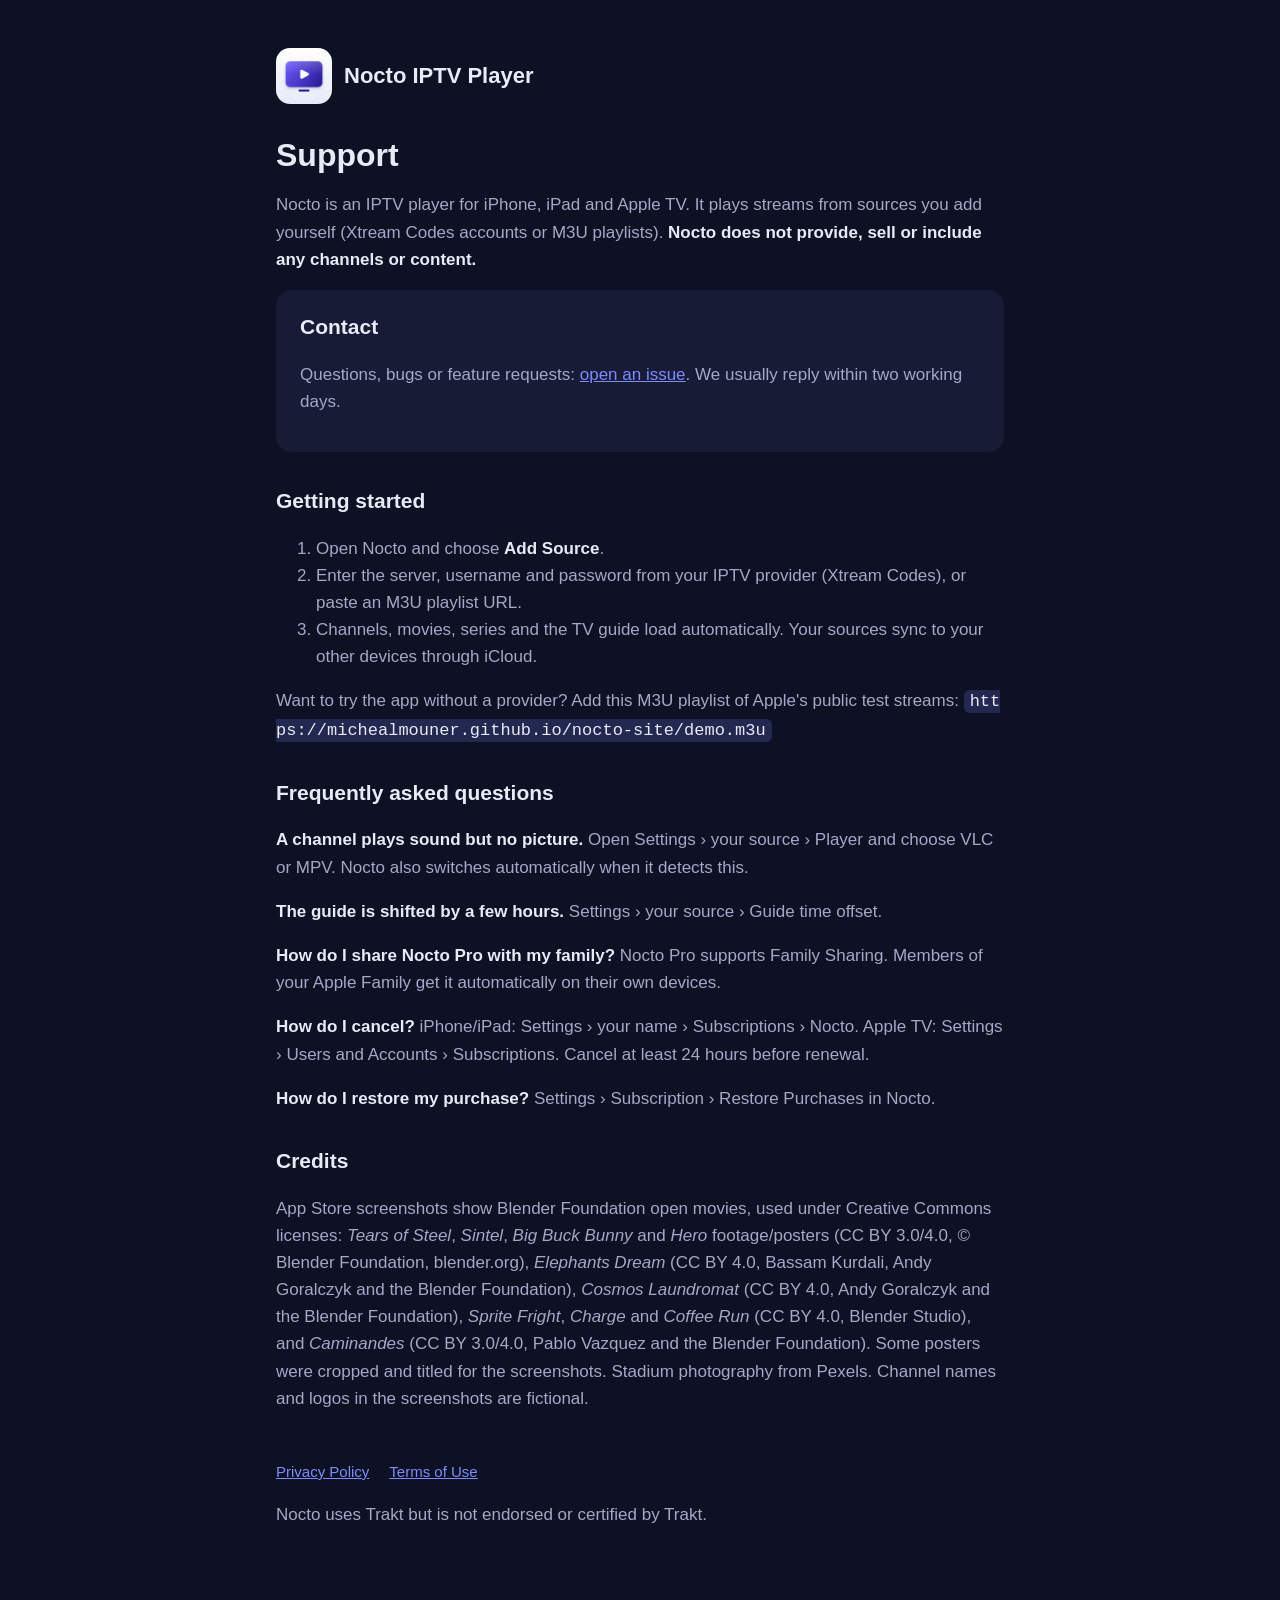
<file: index.html>
<!doctype html>
<html lang="en">
<head>
<meta charset="utf-8">
<meta name="viewport" content="width=device-width, initial-scale=1">
<title>Nocto IPTV Player – Support</title>
<link rel="stylesheet" href="style.css">
</head>
<body>
<main>
  <header><img src="icon.png" alt=""><a href="./">Nocto IPTV Player</a></header>
  <h1>Support</h1>
  <p>Nocto is an IPTV player for iPhone, iPad and Apple TV. It plays streams from sources you add yourself (Xtream Codes accounts or M3U playlists). <strong>Nocto does not provide, sell or include any channels or content.</strong></p>

  <div class="card">
    <h2 style="margin-top:0">Contact</h2>
    <p>Questions, bugs or feature requests: <a id="contact" href="https://github.com/michealmouner/nocto-site/issues">open an issue</a>. We usually reply within two working days.</p>
  </div>

  <h2>Getting started</h2>
  <ol>
    <li>Open Nocto and choose <strong>Add Source</strong>.</li>
    <li>Enter the server, username and password from your IPTV provider (Xtream Codes), or paste an M3U playlist URL.</li>
    <li>Channels, movies, series and the TV guide load automatically. Your sources sync to your other devices through iCloud.</li>
  </ol>
  <p>Want to try the app without a provider? Add this M3U playlist of Apple's public test streams: <code>https://michealmouner.github.io/nocto-site/demo.m3u</code></p>

  <h2>Frequently asked questions</h2>
  <p><strong>A channel plays sound but no picture.</strong> Open Settings › your source › Player and choose VLC or MPV. Nocto also switches automatically when it detects this.</p>
  <p><strong>The guide is shifted by a few hours.</strong> Settings › your source › Guide time offset.</p>
  <p><strong>How do I share Nocto Pro with my family?</strong> Nocto Pro supports Family Sharing. Members of your Apple Family get it automatically on their own devices.</p>
  <p><strong>How do I cancel?</strong> iPhone/iPad: Settings › your name › Subscriptions › Nocto. Apple TV: Settings › Users and Accounts › Subscriptions. Cancel at least 24 hours before renewal.</p>
  <p><strong>How do I restore my purchase?</strong> Settings › Subscription › Restore Purchases in Nocto.</p>

  <h2>Credits</h2>
  <p>App Store screenshots show Blender Foundation open movies, used under Creative Commons licenses: <em>Tears of Steel</em>, <em>Sintel</em>, <em>Big Buck Bunny</em> and <em>Hero</em> footage/posters (CC BY 3.0/4.0, © Blender Foundation, blender.org), <em>Elephants Dream</em> (CC BY 4.0, Bassam Kurdali, Andy Goralczyk and the Blender Foundation), <em>Cosmos Laundromat</em> (CC BY 4.0, Andy Goralczyk and the Blender Foundation), <em>Sprite Fright</em>, <em>Charge</em> and <em>Coffee Run</em> (CC BY 4.0, Blender Studio), and <em>Caminandes</em> (CC BY 3.0/4.0, Pablo Vazquez and the Blender Foundation). Some posters were cropped and titled for the screenshots. Stadium photography from Pexels. Channel names and logos in the screenshots are fictional.</p>

  <nav><a href="privacy.html">Privacy Policy</a><a href="terms.html">Terms of Use</a></nav>
  <p class="notice">Nocto uses Trakt but is not endorsed or certified by Trakt.</p>
</main>
</body>
</html>
</file>
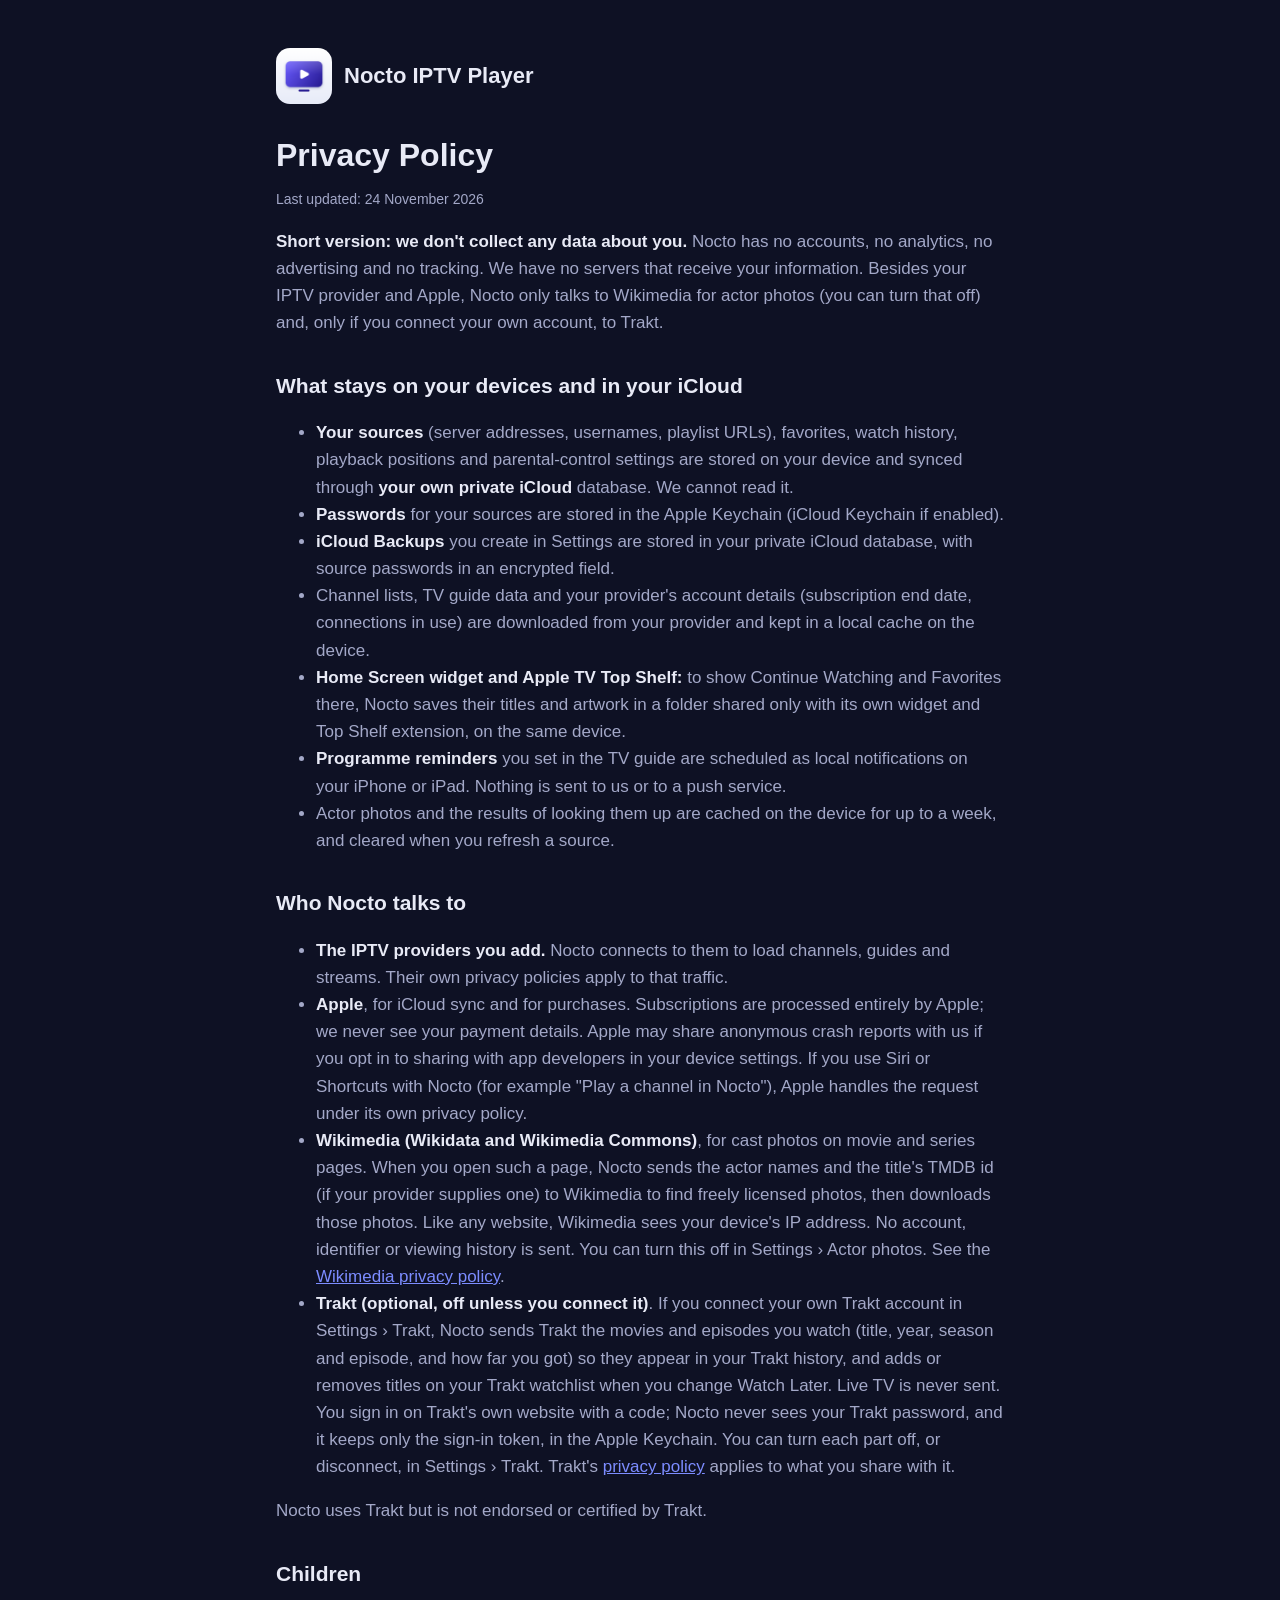
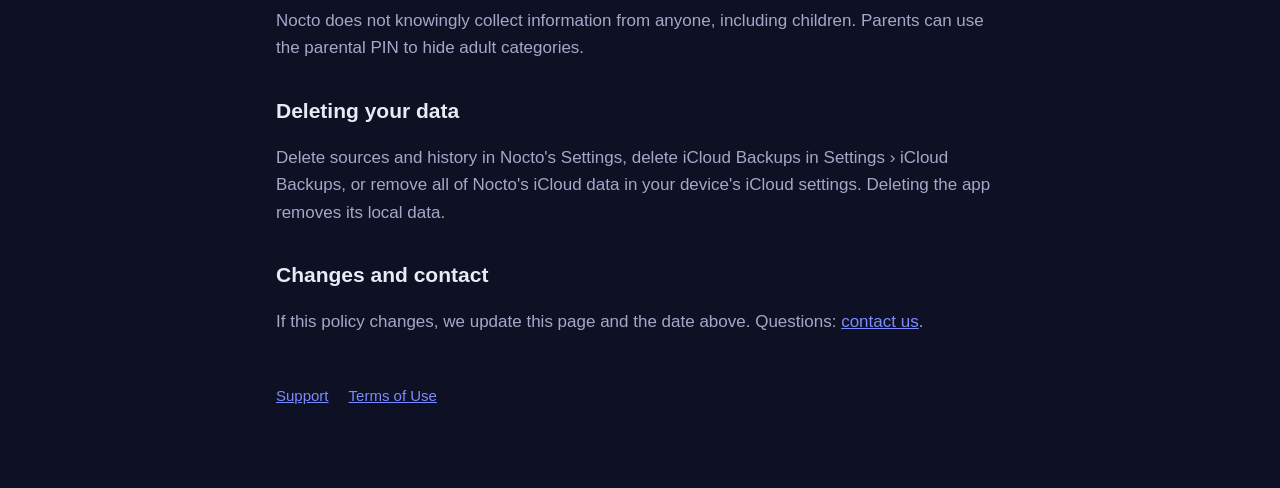
<file: privacy.html>
<!doctype html>
<html lang="en">
<head>
<meta charset="utf-8">
<meta name="viewport" content="width=device-width, initial-scale=1">
<title>Nocto – Privacy Policy</title>
<link rel="stylesheet" href="style.css">
</head>
<body>
<main>
  <header><img src="icon.png" alt=""><a href="./">Nocto IPTV Player</a></header>
  <h1>Privacy Policy</h1>
  <p class="updated">Last updated: 24 November 2026</p>

  <p><strong>Short version: we don't collect any data about you.</strong> Nocto has no accounts, no analytics, no advertising and no tracking. We have no servers that receive your information. Besides your IPTV provider and Apple, Nocto only talks to Wikimedia for actor photos (you can turn that off) and, only if you connect your own account, to Trakt.</p>

  <h2>What stays on your devices and in your iCloud</h2>
  <ul>
    <li><strong>Your sources</strong> (server addresses, usernames, playlist URLs), favorites, watch history, playback positions and parental-control settings are stored on your device and synced through <strong>your own private iCloud</strong> database. We cannot read it.</li>
    <li><strong>Passwords</strong> for your sources are stored in the Apple Keychain (iCloud Keychain if enabled).</li>
    <li><strong>iCloud Backups</strong> you create in Settings are stored in your private iCloud database, with source passwords in an encrypted field.</li>
    <li>Channel lists, TV guide data and your provider's account details (subscription end date, connections in use) are downloaded from your provider and kept in a local cache on the device.</li>
    <li><strong>Home Screen widget and Apple TV Top Shelf:</strong> to show Continue Watching and Favorites there, Nocto saves their titles and artwork in a folder shared only with its own widget and Top Shelf extension, on the same device.</li>
    <li><strong>Programme reminders</strong> you set in the TV guide are scheduled as local notifications on your iPhone or iPad. Nothing is sent to us or to a push service.</li>
    <li>Actor photos and the results of looking them up are cached on the device for up to a week, and cleared when you refresh a source.</li>
  </ul>

  <h2>Who Nocto talks to</h2>
  <ul>
    <li><strong>The IPTV providers you add.</strong> Nocto connects to them to load channels, guides and streams. Their own privacy policies apply to that traffic.</li>
    <li><strong>Apple</strong>, for iCloud sync and for purchases. Subscriptions are processed entirely by Apple; we never see your payment details. Apple may share anonymous crash reports with us if you opt in to sharing with app developers in your device settings. If you use Siri or Shortcuts with Nocto (for example "Play a channel in Nocto"), Apple handles the request under its own privacy policy.</li>
    <li><strong>Wikimedia (Wikidata and Wikimedia Commons)</strong>, for cast photos on movie and series pages. When you open such a page, Nocto sends the actor names and the title's TMDB id (if your provider supplies one) to Wikimedia to find freely licensed photos, then downloads those photos. Like any website, Wikimedia sees your device's IP address. No account, identifier or viewing history is sent. You can turn this off in Settings › Actor photos. See the <a href="https://foundation.wikimedia.org/wiki/Policy:Privacy_policy">Wikimedia privacy policy</a>.</li>
    <li id="trakt"><strong>Trakt (optional, off unless you connect it)</strong>. If you connect your own Trakt account in Settings › Trakt, Nocto sends Trakt the movies and episodes you watch (title, year, season and episode, and how far you got) so they appear in your Trakt history, and adds or removes titles on your Trakt watchlist when you change Watch Later. Live TV is never sent. You sign in on Trakt's own website with a code; Nocto never sees your Trakt password, and it keeps only the sign-in token, in the Apple Keychain. You can turn each part off, or disconnect, in Settings › Trakt. Trakt's <a href="https://trakt.tv/privacy">privacy policy</a> applies to what you share with it.</li>
  </ul>

  <p class="notice">Nocto uses Trakt but is not endorsed or certified by Trakt.</p>

  <h2>Children</h2>
  <p>Nocto does not knowingly collect information from anyone, including children. Parents can use the parental PIN to hide adult categories.</p>

  <h2>Deleting your data</h2>
  <p>Delete sources and history in Nocto's Settings, delete iCloud Backups in Settings › iCloud Backups, or remove all of Nocto's iCloud data in your device's iCloud settings. Deleting the app removes its local data.</p>

  <h2>Changes and contact</h2>
  <p>If this policy changes, we update this page and the date above. Questions: <a href="https://github.com/michealmouner/nocto-site/issues">contact us</a>.</p>

  <nav><a href="./">Support</a><a href="terms.html">Terms of Use</a></nav>
</main>
</body>
</html>
</file>
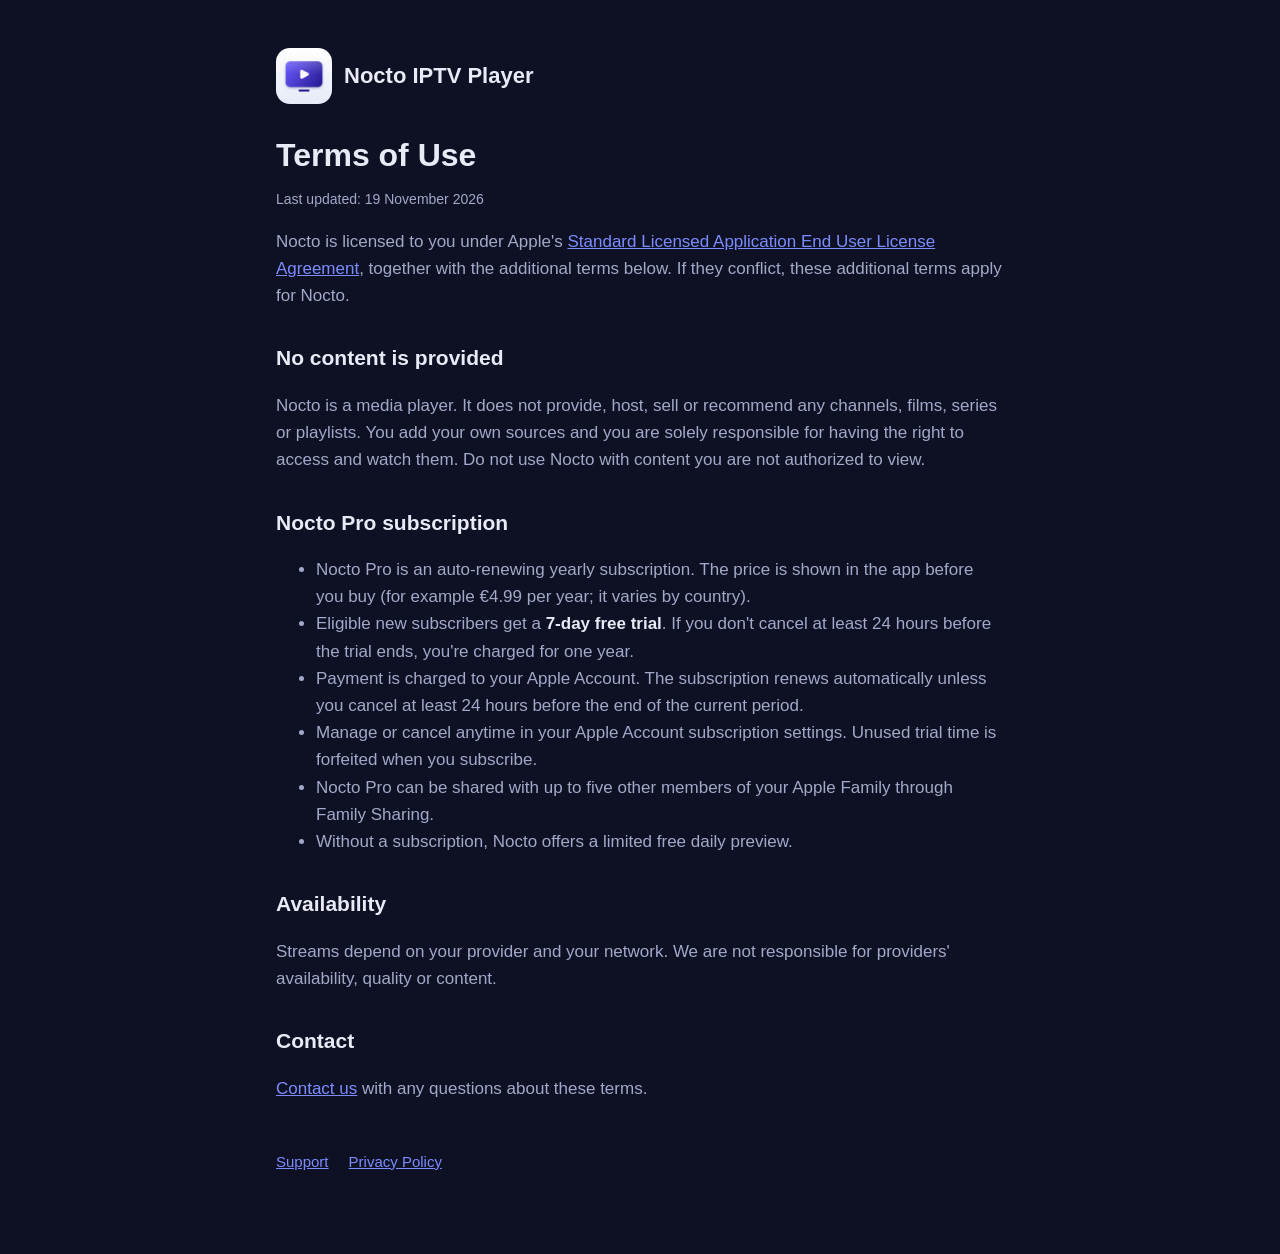
<file: terms.html>
<!doctype html>
<html lang="en">
<head>
<meta charset="utf-8">
<meta name="viewport" content="width=device-width, initial-scale=1">
<title>Nocto – Terms of Use</title>
<link rel="stylesheet" href="style.css">
</head>
<body>
<main>
  <header><img src="icon.png" alt=""><a href="./">Nocto IPTV Player</a></header>
  <h1>Terms of Use</h1>
  <p class="updated">Last updated: 19 November 2026</p>

  <p>Nocto is licensed to you under Apple's <a href="https://www.apple.com/legal/internet-services/itunes/dev/stdeula/">Standard Licensed Application End User License Agreement</a>, together with the additional terms below. If they conflict, these additional terms apply for Nocto.</p>

  <h2>No content is provided</h2>
  <p>Nocto is a media player. It does not provide, host, sell or recommend any channels, films, series or playlists. You add your own sources and you are solely responsible for having the right to access and watch them. Do not use Nocto with content you are not authorized to view.</p>

  <h2>Nocto Pro subscription</h2>
  <ul>
    <li>Nocto Pro is an auto-renewing yearly subscription. The price is shown in the app before you buy (for example €4.99 per year; it varies by country).</li>
    <li>Eligible new subscribers get a <strong>7-day free trial</strong>. If you don't cancel at least 24 hours before the trial ends, you're charged for one year.</li>
    <li>Payment is charged to your Apple Account. The subscription renews automatically unless you cancel at least 24 hours before the end of the current period.</li>
    <li>Manage or cancel anytime in your Apple Account subscription settings. Unused trial time is forfeited when you subscribe.</li>
    <li>Nocto Pro can be shared with up to five other members of your Apple Family through Family Sharing.</li>
    <li>Without a subscription, Nocto offers a limited free daily preview.</li>
  </ul>

  <h2>Availability</h2>
  <p>Streams depend on your provider and your network. We are not responsible for providers' availability, quality or content.</p>

  <h2>Contact</h2>
  <p><a href="https://github.com/michealmouner/nocto-site/issues">Contact us</a> with any questions about these terms.</p>

  <nav><a href="./">Support</a><a href="privacy.html">Privacy Policy</a></nav>
</main>
</body>
</html>
</file>
<file: style.css>
:root { --bg: #0e1124; --card: #171b36; --text: #e8eaf6; --muted: #a3a8c8; --accent: #7c8cff; }
* { box-sizing: border-box; }
body { margin: 0; background: var(--bg); color: var(--text); font: 17px/1.6 -apple-system, BlinkMacSystemFont, "Segoe UI", sans-serif; }
main { max-width: 760px; margin: 0 auto; padding: 48px 16px 80px; }
header { display: flex; align-items: center; gap: 12px; margin-bottom: 32px; }
header img { width: 56px; height: 56px; border-radius: 14px; }
header a { color: var(--text); text-decoration: none; font-weight: 700; font-size: 22px; }
h1 { font-size: 32px; line-height: 1.2; margin: 0 0 8px; }
h2 { font-size: 21px; margin: 32px 0 8px; }
p, li { color: var(--muted); }
strong { color: var(--text); }
a { color: var(--accent); }
.card { background: var(--card); border-radius: 16px; padding: 20px 24px; margin: 16px 0; }
code { background: #232850; padding: 2px 6px; border-radius: 6px; color: var(--text); word-break: break-all; }
nav { margin-top: 48px; display: flex; gap: 20px; flex-wrap: wrap; font-size: 15px; }
.updated { font-size: 14px; }
</file>
